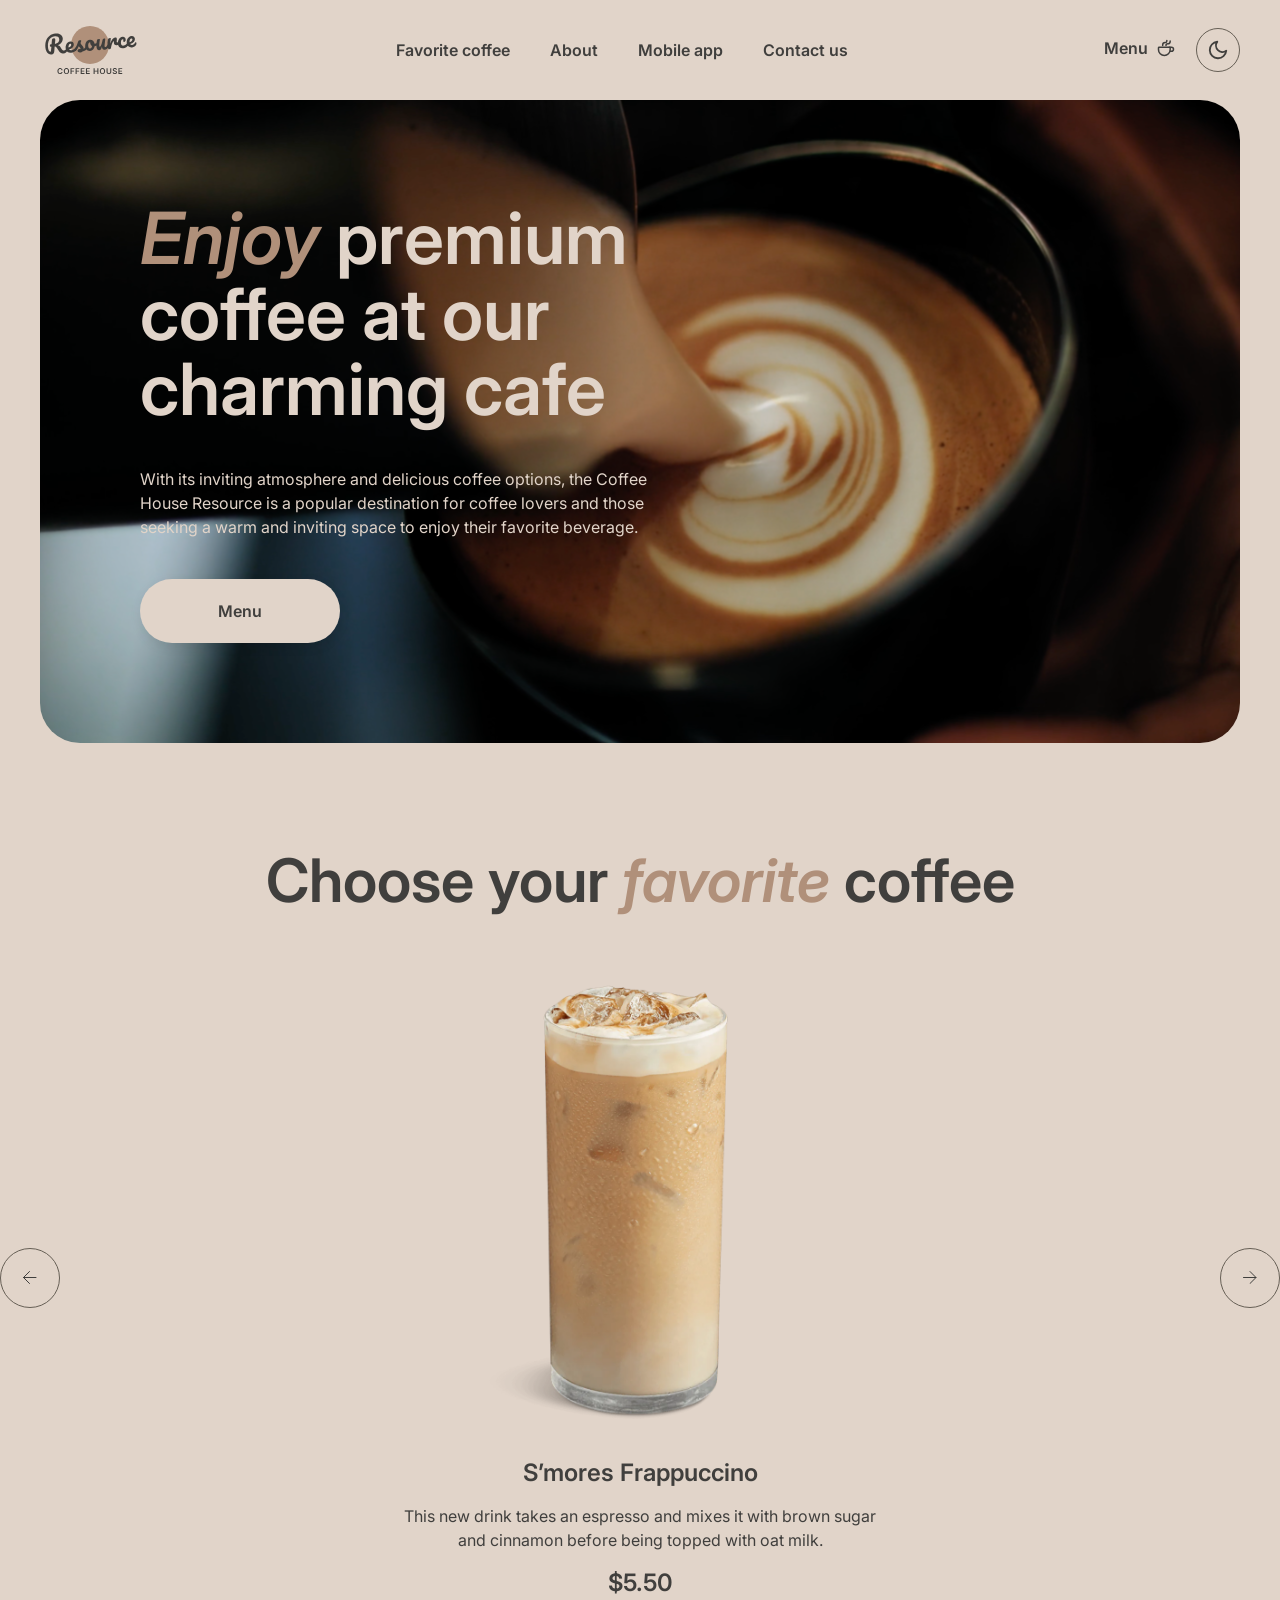
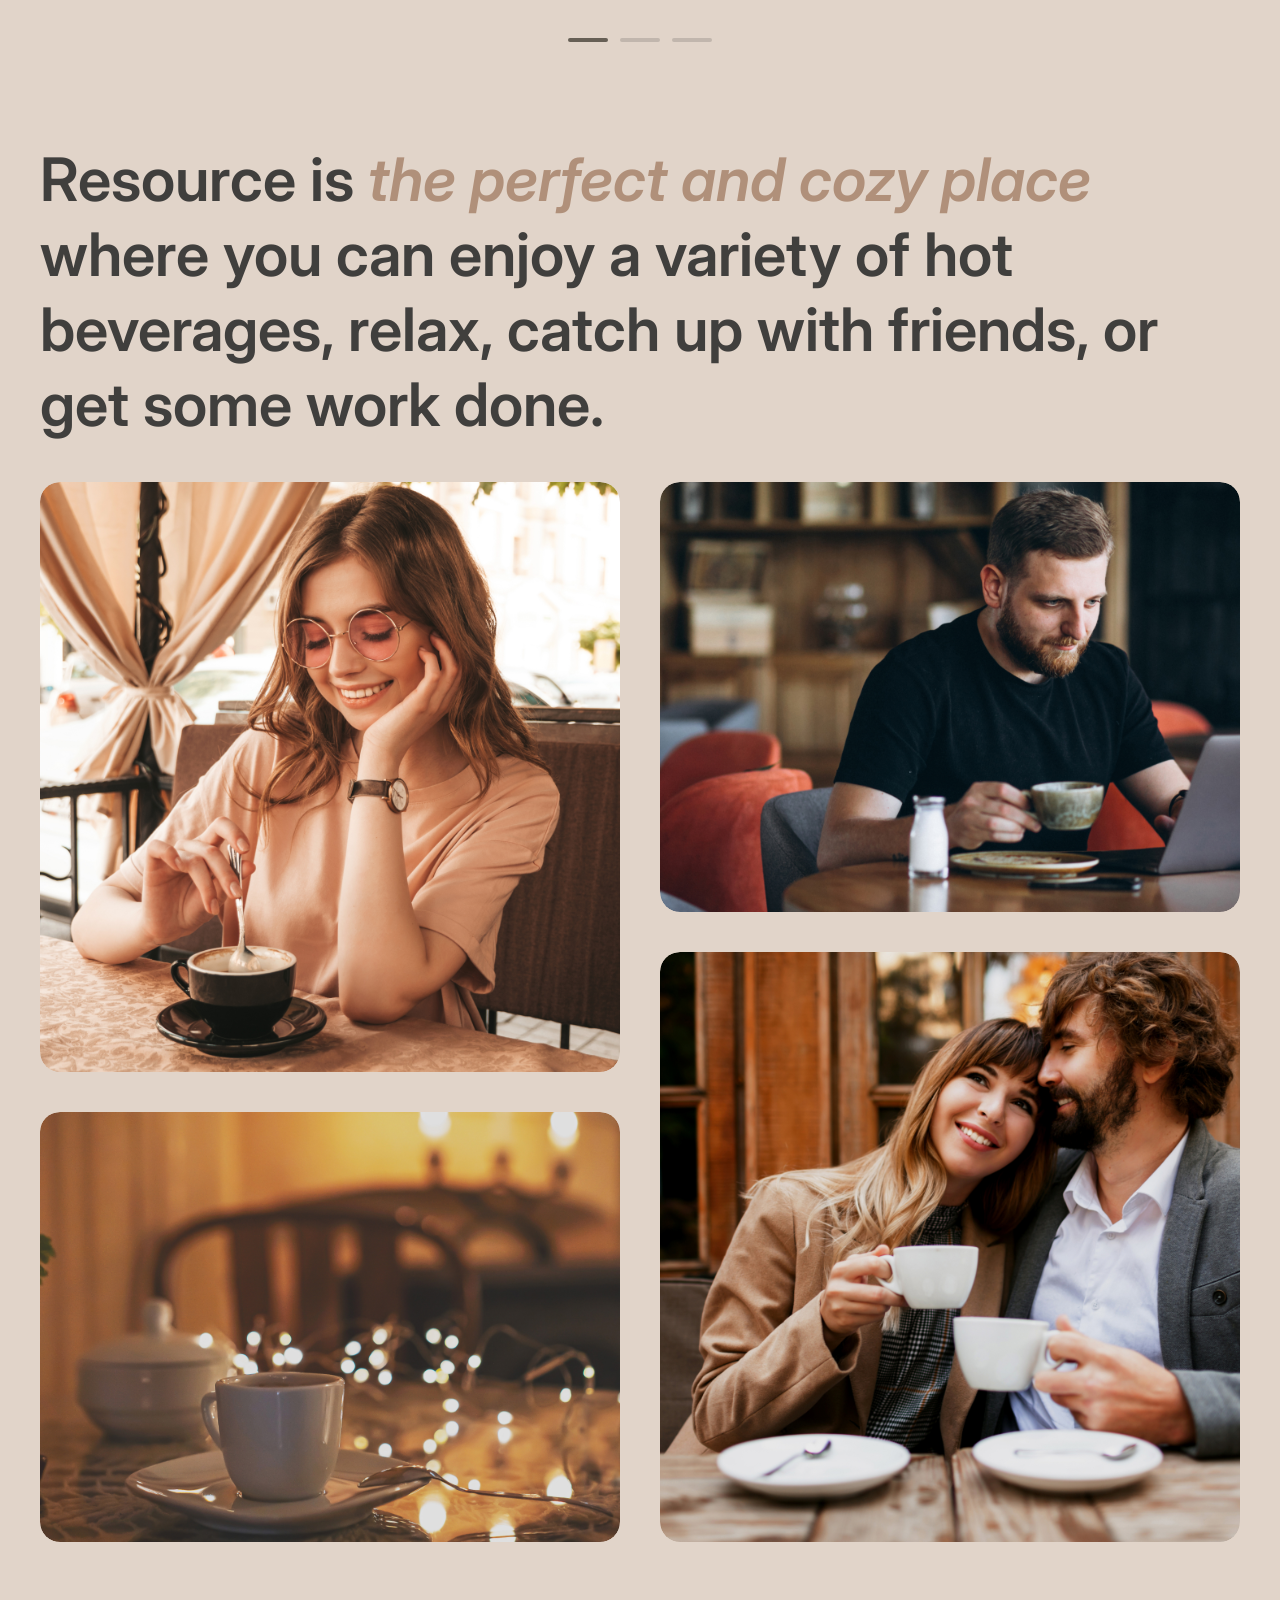
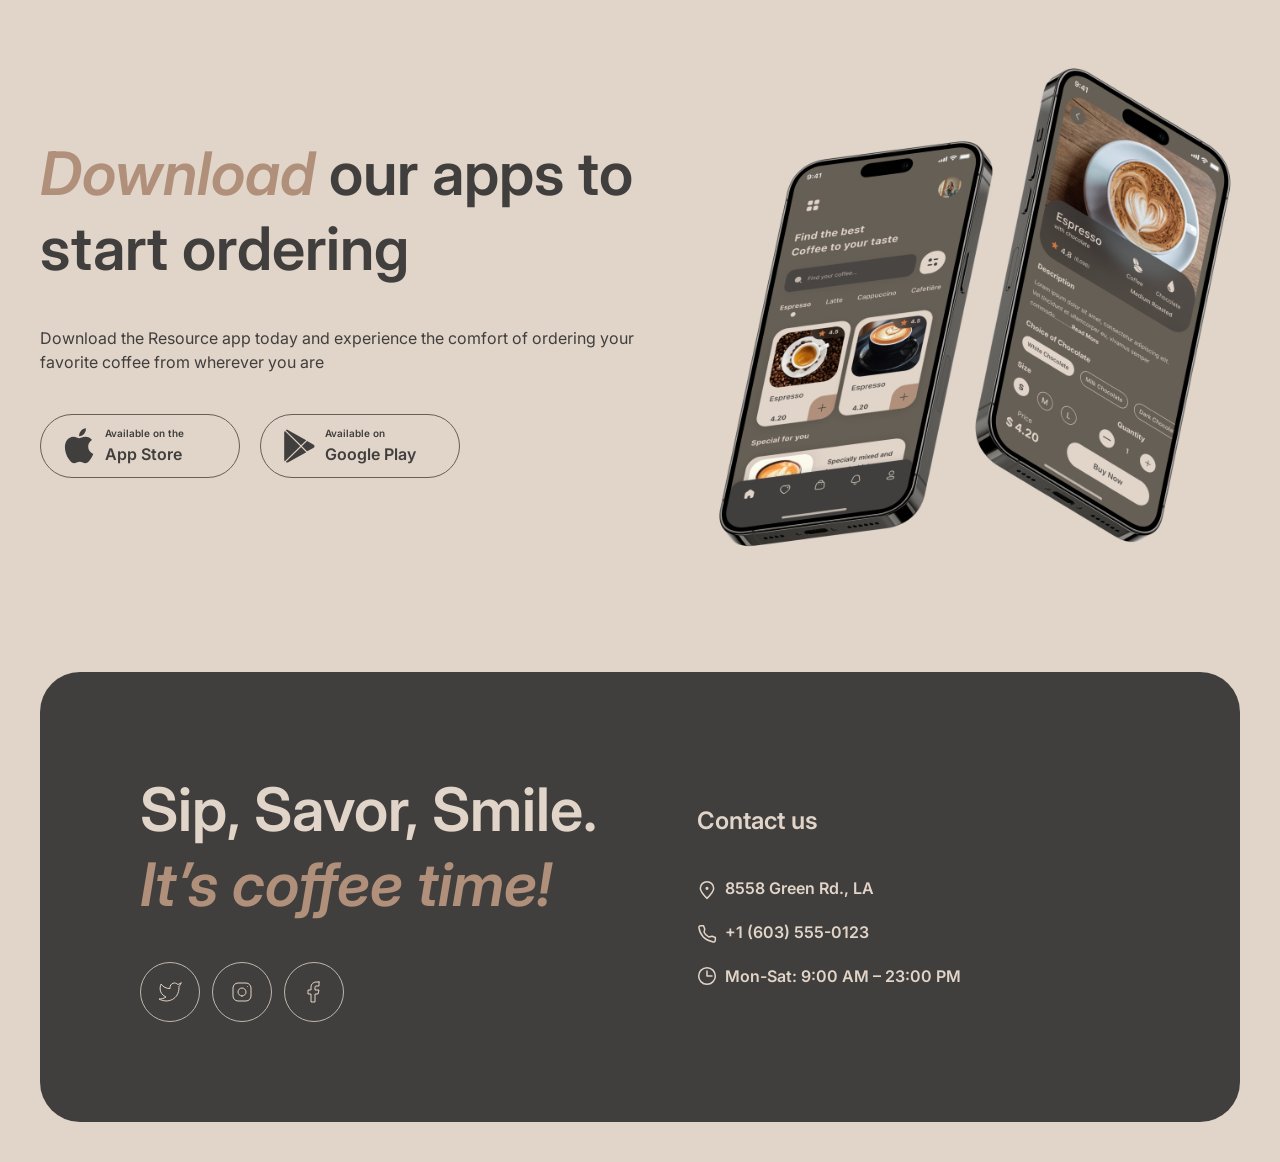
<file: index.html>
<!DOCTYPE html>
<html lang="en">

<head>
    <meta charset="UTF-8">
    <meta name="viewport" content="width=device-width, initial-scale=1.0">
    <meta name="description" content="Landing page for Coffee House">
    <link rel="icon" href="assets/favicon.svg" type="image/svg+xml">
    <link rel="preconnect" href="https://fonts.googleapis.com">
    <link rel="preconnect" href="https://fonts.gstatic.com" crossorigin>
    <link
        href="https://fonts.googleapis.com/css2?family=Inter:ital,opsz,wght@0,14..32,100..900;1,14..32,100..900&display=swap"
        rel="stylesheet">
    <title>Coffee House</title>
    <link rel="stylesheet" href="style.css">
    <script src="script.js" defer></script>
</head>

<body>
    <div class="wrapper">
        <header>
            <div class="header-container">
                <a href="index.html" class="header-icon">
                    <img class="logo-coffee logo-light" src="assets/main-logo.svg" alt="Coffee House logo" />
                    <img class="logo-coffee logo-dark" src="assets/main-logo-dark.svg" alt="Coffee House logo" />
                </a>

                <nav class="nav-menu" id="nav-menu">
                    <ul class="nav-list">
                        <li><a href="index.html#favorite-coffee" class="nav-link">Favorite coffee</a></li>
                        <li><a href="index.html#about" class="nav-link">About</a></li>
                        <li><a href="index.html#mobile-app" class="nav-link">Mobile app</a></li>
                        <li><a href="#contacts" class="nav-link">Contact us</a></li>
                    </ul>

                    <div class="coffee-menu">
                        <a href="menu.html" id="nav-menu-link">
                            <span>Menu</span>
                            <img class="coffee-cup" src="assets/coffee-cup.svg" alt="coffee-cup-icon" />
                        </a>
                    </div>
                </nav>

                <div class="header-actions">
                    <button id="theme-toggle" class="theme-toggle" aria-label="Toggle theme" title="Switch theme">
                        <svg class="theme-icon theme-icon-moon" width="22" height="22" viewBox="0 0 24 24" fill="none"
                            stroke="currentColor" stroke-width="2" stroke-linecap="round" stroke-linejoin="round">
                            <path d="M21 12.79A9 9 0 1 1 11.21 3 7 7 0 0 0 21 12.79Z"></path>
                        </svg>
                        <svg class="theme-icon theme-icon-sun" width="22" height="22" viewBox="0 0 24 24" fill="none"
                            stroke="currentColor" stroke-width="2" stroke-linecap="round" stroke-linejoin="round">
                            <circle cx="12" cy="12" r="5"></circle>
                            <line x1="12" y1="1" x2="12" y2="3"></line>
                            <line x1="12" y1="21" x2="12" y2="23"></line>
                            <line x1="4.22" y1="4.22" x2="5.64" y2="5.64"></line>
                            <line x1="18.36" y1="18.36" x2="19.78" y2="19.78"></line>
                            <line x1="1" y1="12" x2="3" y2="12"></line>
                            <line x1="21" y1="12" x2="23" y2="12"></line>
                            <line x1="4.22" y1="19.78" x2="5.64" y2="18.36"></line>
                            <line x1="18.36" y1="5.64" x2="19.78" y2="4.22"></line>
                        </svg>
                    </button>

                    <button class="burger" id="burger" aria-label="Open menu">
                        <span class="burger-line bar"></span>
                        <span class="burger-line bar"></span>
                    </button>
                </div>
            </div>
        </header>
        <main>
            <section class="header-hero">
                <div class="hero-container">
                    <div class="hero-offer">
                        <h1 class="heading-1"><span class="accent">Enjoy</span> premium coffee at our
                            charming cafe</h1>
                        <p class="medium">With its inviting atmosphere and delicious coffee options, the Coffee House
                            Resource is a popular destination for coffee lovers and those seeking a warm and inviting
                            space to enjoy their favorite beverage.</p>
                        <a href="menu.html" class="button-primary">Menu</a>
                    </div>
                </div>
            </section>
            <section class="favorite-coffee" id="favorite-coffee">
                <div class="favorite-coffee-container">
                    <h2 class="heading-2">Choose your <span class="accent">favorite</span> coffee</h2>
                    <div class="favorite-slider">
                        <div class="slider">
                            <button class="button-icon-dark left" aria-label="Previous slide">
                                <img src="assets/arrowleft.svg" alt="arrow left">
                            </button>
                            <div class="row-slider">
                                <div class="slider-content">
                                    <div class="slider-image-wrapper">
                                        <img src="assets/coffee-slider-1.png" alt="S’mores Frappuccino">
                                    </div>
                                    <div class="slider-description">
                                        <h3 class="heading-3">S’mores Frappuccino</h3>
                                        <p class="medium">This new drink takes an espresso and mixes it with brown sugar
                                            and cinnamon before being topped with oat milk.</p>
                                        <p class="heading-3 price">$5.50</p>
                                    </div>
                                </div>
                                <div class="slider-content">
                                    <div class="slider-image-wrapper">
                                        <img src="assets/coffee-slider-2.png" alt="Caramel Macchiato">
                                    </div>
                                    <div class="slider-description">
                                        <h3 class="heading-3">Caramel Macchiato</h3>
                                        <p class="medium">Fragrant and unique classic espresso with rich caramel-peanut
                                            syrup, with cream under whipped thick foam.</p>
                                        <p class="heading-3 price">$5.00</p>
                                    </div>
                                </div>
                                <div class="slider-content">
                                    <div class="slider-image-wrapper">
                                        <img src="assets/coffee-slider-3.png" alt="Ice coffee">
                                    </div>
                                    <div class="slider-description">
                                        <h3 class="heading-3">Ice coffee</h3>
                                        <p class="medium">A popular summer drink that tones and invigorates. Prepared
                                            from coffee, milk and ice.</p>
                                        <p class="heading-3 price">$4.50</p>
                                    </div>
                                </div>
                            </div>
                            <button class="button-icon-dark right" aria-label="Next slide">
                                <img src="assets/arrowright.svg" alt="arrow right">
                            </button>
                        </div>
                        <div class="controls">
                            <div class="control active"></div>
                            <div class="control"></div>
                            <div class="control"></div>
                        </div>
                    </div>
                </div>
            </section>
            <section class="about" id="about">
                <div class="about-container">
                    <h2 class="heading-2">Resource is <span class="accent">the perfect and cozy
                            place</span> where you can enjoy a variety of hot beverages, relax, catch up with friends,
                        or get some work done.</h2>
                    <div class="about-images">
                        <div class="column-1">
                            <div class="about-img-box">
                                <img src="assets/about-1.svg" alt="Barista preparing coffee">
                            </div>
                            <div class="about-img-box">
                                <img src="assets/about-2.svg" alt="Coffee House interior">
                            </div>
                        </div>
                        <div class="column-2">
                            <div class="about-img-box">
                                <img src="assets/about-3.svg" alt="Coffee drink with foam art">
                            </div>
                            <div class="about-img-box">
                                <img src="assets/about-4.svg" alt="Friends enjoying coffee">
                            </div>
                        </div>
                    </div>
                </div>
            </section>
            <section class="mobile-app" id="mobile-app">
                <div class="mobile-app-container">
                    <div class="mobile-app-offer">
                        <h2 class="heading-2"><span class="accent">Download</span> our apps to start
                            ordering</h2>
                        <p class="medium">Download the Resource app today and experience the comfort of ordering your
                            favorite coffee from wherever you are</p>
                        <div class="mobile-app-buttons">
                            <a href="https://www.apple.com/app-store/" target="_blank" rel="noopener noreferrer"
                                class="button-app-store">
                                <img src="assets/apple.svg" alt="Apple icon" class="app-icon">
                                <div class="app-btn-text">
                                    <span class="caption">Available on the</span>
                                    <span class="app-store-title">App Store</span>
                                </div>
                            </a>
                            <a href="https://play.google.com/store" target="_blank" rel="noopener noreferrer"
                                class="button-google-play">
                                <img src="assets/gogle-icon.svg" alt="Google Play icon" class="app-icon">
                                <div class="app-btn-text">
                                    <span class="caption">Available on</span>
                                    <span class="app-store-title">Google Play</span>
                                </div>
                            </a>
                        </div>
                    </div>
                    <div class="mobile-app-image-wrap">
                        <img src="assets/mobile-screens.png" alt="Resource Mobile App screenshots">
                    </div>
                </div>
            </section>
        </main>
        <footer>
            <div class="contacts" id="contacts">
                <div class="contacts-offer">
                    <h2 class="heading-2">
                        Sip, Savor, Smile. <br>
                        <span class="accent">It’s coffee time!</span>
                    </h2>
                    <div class="socials-footer">
                        <a href="https://twitter.com" target="_blank" rel="noopener noreferrer"
                            class="button-icon-light" aria-label="Twitter">
                            <img src="assets/twitter.svg" alt="twitter icon">
                        </a>
                        <a href="https://instagram.com" target="_blank" rel="noopener noreferrer"
                            class="button-icon-light" aria-label="Instagram">
                            <img src="assets/instagram.svg" alt="instagram icon">
                        </a>
                        <a href="https://facebook.com" target="_blank" rel="noopener noreferrer"
                            class="button-icon-light" aria-label="Facebook">
                            <img src="assets/facebook.svg" alt="facebook icon">
                        </a>
                    </div>
                </div>
                <div class="contacts-info">
                    <h3 class="heading-3">Contact us</h3>
                    <div class="contacts-info-container">
                        <a href="https://maps.google.com/?q=8558+Green+Rd+LA" target="_blank" rel="noopener noreferrer">
                            <img src="assets/pin-alt.svg" alt="pin-alt">
                            <p>8558 Green Rd., LA</p>
                        </a>
                        <a href="tel:+16035550123">
                            <img src="assets/phone.svg" alt="phone icon">
                            <p>+1 (603) 555-0123</p>
                        </a>
                        <div class="contact-item">
                            <img src="assets/clock.svg" alt="clock icon">
                            <p>Mon-Sat: 9:00 AM – 23:00 PM</p>
                        </div>
                    </div>
                </div>
            </div>
        </footer>
    </div>
</body>

</html>
</file>
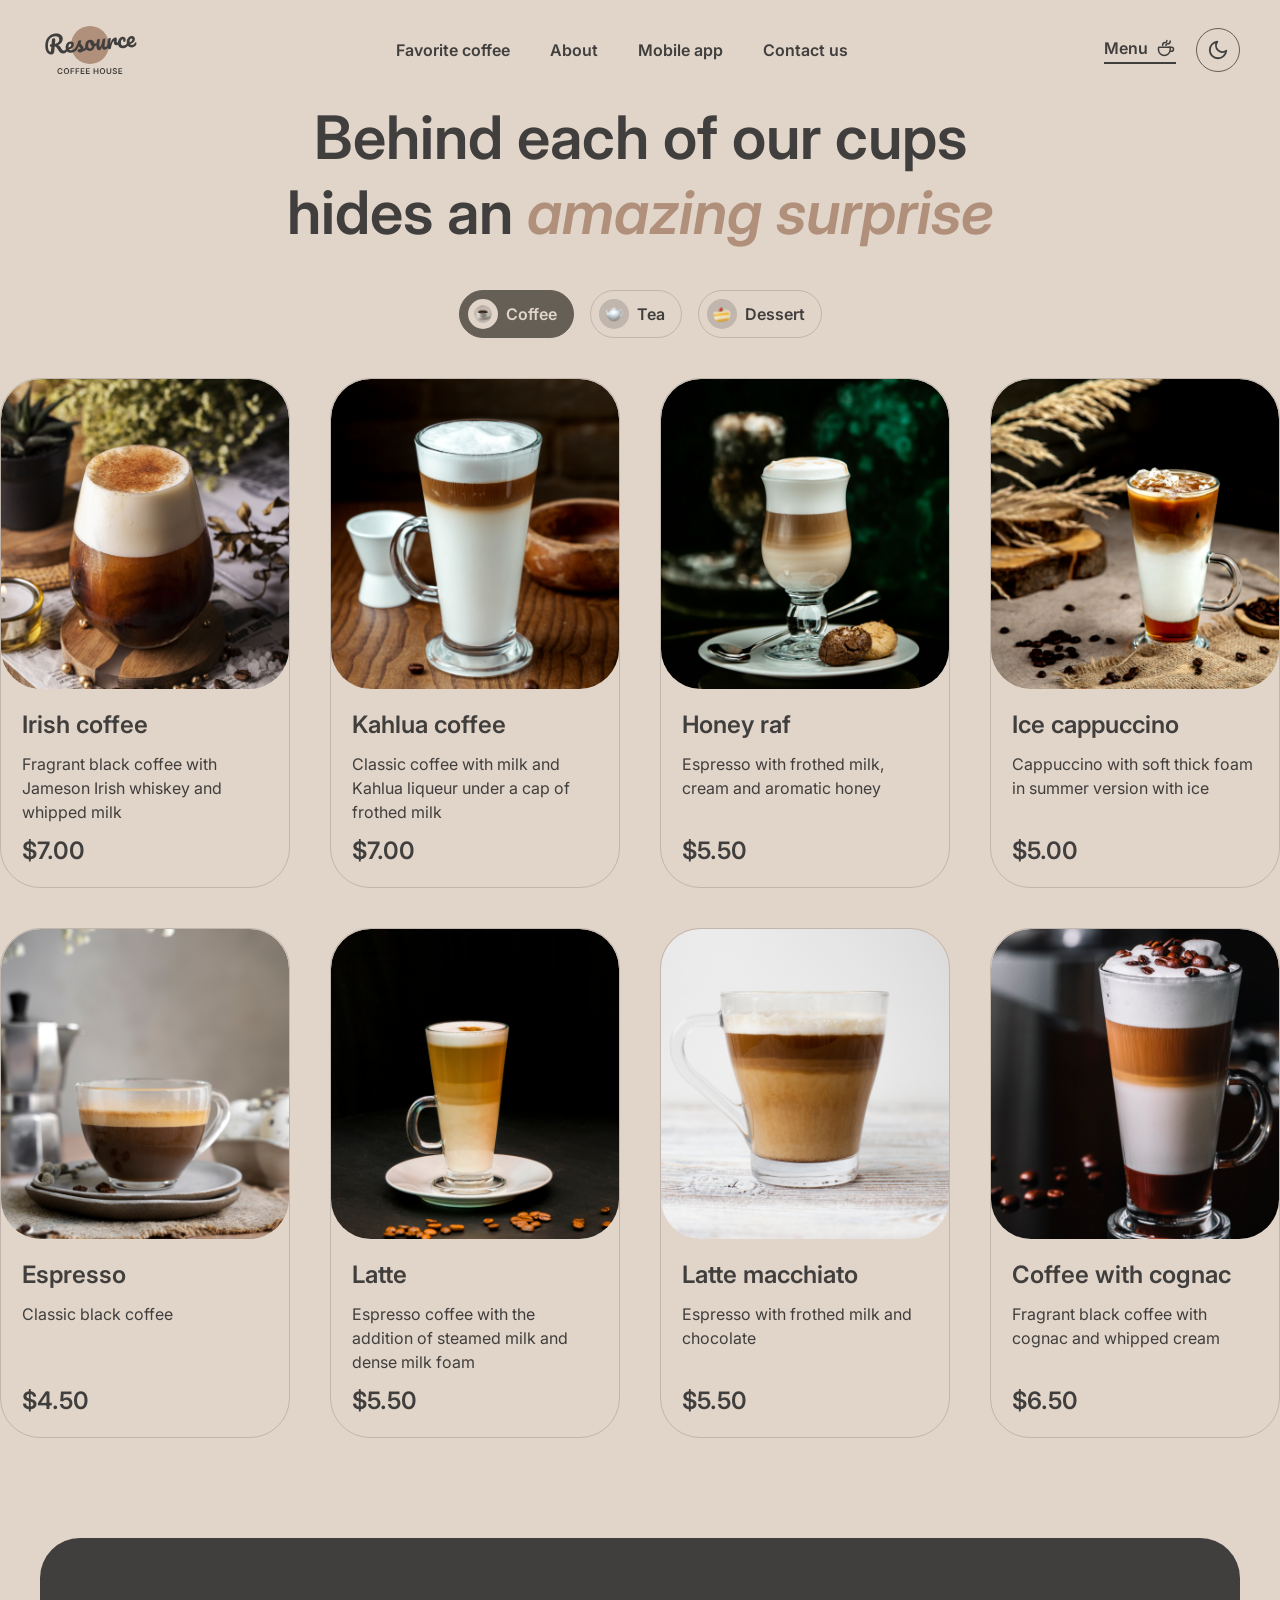
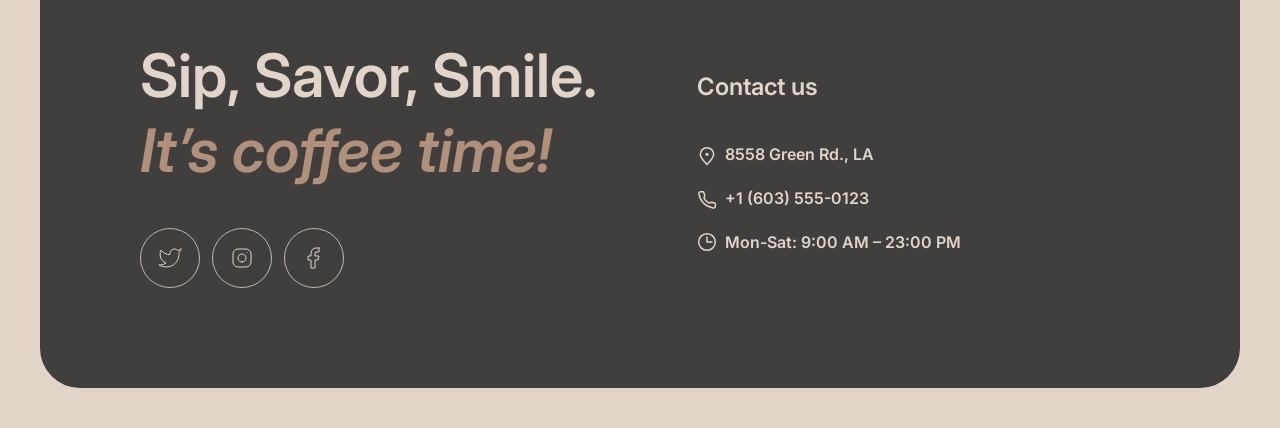
<file: menu.html>
<!DOCTYPE html>
<html lang="en">

<head>
    <meta charset="UTF-8">
    <meta name="viewport" content="width=device-width, initial-scale=1.0">
    <meta name="description" content="Landing page for Coffee House">
    <link rel="icon" href="assets/favicon.svg" type="image/svg+xml">
    <link rel="preconnect" href="https://fonts.googleapis.com">
    <link rel="preconnect" href="https://fonts.gstatic.com" crossorigin>
    <link
        href="https://fonts.googleapis.com/css2?family=Inter:ital,opsz,wght@0,14..32,100..900;1,14..32,100..900&display=swap"
        rel="stylesheet">
    <title>Coffee House</title>
    <link rel="stylesheet" href="style.css">
    <script src="script.js" defer></script>
    <script src="menu.js" defer></script>
</head>

<body>
    <div class="wrapper">
        <header>
            <div class="header-container">
                <a href="index.html" class="header-icon">
                    <img class="logo-coffee logo-light" src="assets/main-logo.svg" alt="Coffee House logo" />
                    <img class="logo-coffee logo-dark" src="assets/main-logo-dark.svg" alt="Coffee House logo" />
                </a>

                <nav class="nav-menu" id="nav-menu">
                    <ul class="nav-list">
                        <li><a href="index.html#favorite-coffee" class="nav-link">Favorite coffee</a></li>
                        <li><a href="index.html#about" class="nav-link">About</a></li>
                        <li><a href="index.html#mobile-app" class="nav-link">Mobile app</a></li>
                        <li><a href="#contacts" class="nav-link">Contact us</a></li>
                    </ul>

                    <div class="coffee-menu">
                        <a href="menu.html" id="nav-menu-link" class="active">
                            <span>Menu</span>
                            <img class="coffee-cup" src="assets/coffee-cup.svg" alt="coffee-cup-icon" />
                        </a>
                    </div>
                </nav>

                <div class="header-actions">
                    <button id="theme-toggle" class="theme-toggle" aria-label="Toggle theme" title="Switch theme">
                        <svg class="theme-icon theme-icon-moon" width="22" height="22" viewBox="0 0 24 24" fill="none"
                            stroke="currentColor" stroke-width="2" stroke-linecap="round" stroke-linejoin="round">
                            <path d="M21 12.79A9 9 0 1 1 11.21 3 7 7 0 0 0 21 12.79Z"></path>
                        </svg>
                        <svg class="theme-icon theme-icon-sun" width="22" height="22" viewBox="0 0 24 24" fill="none"
                            stroke="currentColor" stroke-width="2" stroke-linecap="round" stroke-linejoin="round">
                            <circle cx="12" cy="12" r="5"></circle>
                            <line x1="12" y1="1" x2="12" y2="3"></line>
                            <line x1="12" y1="21" x2="12" y2="23"></line>
                            <line x1="4.22" y1="4.22" x2="5.64" y2="5.64"></line>
                            <line x1="18.36" y1="18.36" x2="19.78" y2="19.78"></line>
                            <line x1="1" y1="12" x2="3" y2="12"></line>
                            <line x1="21" y1="12" x2="23" y2="12"></line>
                            <line x1="4.22" y1="19.78" x2="5.64" y2="18.36"></line>
                            <line x1="18.36" y1="5.64" x2="19.78" y2="4.22"></line>
                        </svg>
                    </button>

                    <button class="burger" id="burger" aria-label="Open menu">
                        <span class="burger-line bar"></span>
                        <span class="burger-line bar"></span>
                    </button>
                </div>
            </div>
        </header>

        <main>
            <section class="menu-container">
                <div class="menu-offer">
                    <h1 class="heading-2">Behind each of our cups hides an <span class="accent">amazing surprise</span>
                    </h1>
                    <div class="menu-tabs">
                        <div class="tab-item active" data-filter="coffee">
                            <img src="assets/coffe-icon.png" alt="coffee-icon">
                            <p>Coffee</p>
                        </div>
                        <div class="tab-item" data-filter="tea">
                            <img src="assets/tea-icon.png" alt="tea-cup-icon">
                            <p>Tea</p>
                        </div>
                        <div class="tab-item" data-filter="dessert">
                            <img src="assets/deset-icon.png" alt="dessert-icon">
                            <p>Dessert</p>
                        </div>
                    </div>
                </div>
                <div class="menu-grid"></div>
                <button class="button-refresh" id="load-more" aria-label="Load more cards">
                    <svg width="24" height="24" viewBox="0 0 24 24" fill="none" xmlns="http://www.w3.org/2000/svg">
                        <path
                            d="M21.5 2V6H17.5M2.5 22V18H6.5M21 11.5C20.5 7 16.5 3.5 12 3.5C7.5 3.5 3.7 6.6 3 11M21 13C20.3 17.4 16.5 20.5 12 20.5C7.5 20.5 3.5 17 3 12.5"
                            stroke="currentColor" stroke-width="2" stroke-linecap="round" stroke-linejoin="round" />
                    </svg>
                </button>
                <div id="myModal" class="modal">
                    <div class="modal-content"></div>
                </div>
            </section>
        </main>
        <footer>
            <div class="contacts" id="contacts">
                <div class="contacts-offer">
                    <h2 class="heading-2">
                        Sip, Savor, Smile. <br>
                        <span class="accent">It’s coffee time!</span>
                    </h2>
                    <div class="socials-footer">
                        <a href="https://twitter.com" target="_blank" rel="noopener noreferrer"
                            class="button-icon-light" aria-label="Twitter">
                            <img src="assets/twitter.svg" alt="twitter icon">
                        </a>
                        <a href="https://instagram.com" target="_blank" rel="noopener noreferrer"
                            class="button-icon-light" aria-label="Instagram">
                            <img src="assets/instagram.svg" alt="instagram icon">
                        </a>
                        <a href="https://facebook.com" target="_blank" rel="noopener noreferrer"
                            class="button-icon-light" aria-label="Facebook">
                            <img src="assets/facebook.svg" alt="facebook icon">
                        </a>
                    </div>
                </div>
                <div class="contacts-info">
                    <h3 class="heading-3">Contact us</h3>
                    <div class="contacts-info-container">
                        <a href="https://maps.google.com/?q=8558+Green+Rd+LA" target="_blank" rel="noopener noreferrer">
                            <img src="assets/pin-alt.svg" alt="pin-alt">
                            <p>8558 Green Rd., LA</p>
                        </a>
                        <a href="tel:+16035550123">
                            <img src="assets/phone.svg" alt="phone icon">
                            <p>+1 (603) 555-0123</p>
                        </a>
                        <div class="contact-item">
                            <img src="assets/clock.svg" alt="clock icon">
                            <p>Mon-Sat: 9:00 AM – 23:00 PM</p>
                        </div>
                    </div>
                </div>
            </div>
        </footer>
    </div>
</body>

</html>
</file>
<file: style.css>
/* Main styles */

*,
*::before,
*::after {
    box-sizing: border-box;
    margin: 0;
    padding: 0;
}

html {
    scroll-behavior: smooth;
    font-size: 16px;
    -webkit-font-smoothing: antialiased;
    -moz-osx-font-smoothing: grayscale;
}

:root {
    --main-font: 'Inter';
    --Dark: #403F3D;
    --Light: #E1D4C9;
    --Accent: #B0907A;
    --Body: #E1D4C9;
    --Container: #665F55;
    --Backdrop: #403F3DCC;
    --Border-Light: #C1B6AD;
    --Border-Dark: #665F55;
}

html.dark {
    --main-font: 'Inter';
    --Dark: #EDE5DD;
    --Light: #25201D;
    --Accent: #C99F84;
    --Body: #1C1816;
    --Container: #3A322C;
    --Backdrop: rgba(28, 24, 22, 0.85);
    --Border-Light: #4A4038;
    --Border-Dark: #78695C;
}

body {
    font-family: var(--main-font);
    background-color: var(--Body);
    color: var(--Dark);
    line-height: 1.5;
    overflow-x: hidden;
    transition: background-color 0.3s ease, color 0.3s ease;
}

html.lock,
body.lock {
    overflow: hidden;
}

.heading-1 {
    font-family: var(--main-font);
    font-weight: 600;
    font-style: Semi Bold;
    font-size: 72px;
    line-height: 105%;
    letter-spacing: normal;

}

.heading-2 {
    font-family: var(--main-font);
    font-weight: 600;
    font-style: Semi Bold;
    font-size: 60px;
    line-height: 1.25;
    letter-spacing: normal;

}

.heading-3 {
    font-family: var(--main-font);
    font-weight: 600;
    font-style: Semi Bold;
    font-size: 24px;
    line-height: 1.25;
    letter-spacing: normal;
    text-box-trim: none;

}

.medium {
    font-family: var(--main-font);
    font-weight: 400;
    font-style: Regular;
    font-size: 16px;
    line-height: 150%;
    letter-spacing: normal;

}

.caption {
    font-family: var(--main-font);
    font-weight: 600;
    font-style: Semi Bold;
    font-size: 10px;
    line-height: 140%;
    letter-spacing: normal;

}

.heading-1 .accent,
.heading-1\.accent,
.heading-2 .accent,
.heading-2\.accent,
.hero-offer h1.heading-1 span,
.hero-offer h1.heading-1 .accent,
.contacts-offer h2.heading-2 .accent,
.accent {
    font-style: italic;
    color: var(--Accent);
}

a,
button {
    font-family: var(--main-font);
    font-weight: 600;
    font-style: Semi Bold;
    font-size: 16px;
    line-height: 150%;
    letter-spacing: normal;

}

.burger-link {
    font-family: var(--main-font);
    font-weight: 600;
    font-style: Semi Bold;
    font-size: 32px;
    line-height: 1.25;
    letter-spacing: normal;

}

.wrapper {
    width: 100%;
    max-width: 1440px;
    margin: 0 auto;
    min-height: 100vh;
    display: flex;
    flex-direction: column;
    background-color: var(--Body);
}

header {
    width: 100%;
}

.header-container {
    display: flex;
    justify-content: space-between;
    align-items: center;
    padding: 20px 40px;
    max-width: 1440px;
    margin: 0 auto;
    height: 100px;
}

.header-icon {
    display: flex;
    align-items: center;
    text-decoration: none;
}

.logo-coffee {
    width: 100px;
    height: 60px;
    object-fit: contain;
    display: block;
    cursor: pointer;
}

.logo-coffee.logo-dark {
    display: none;
}

html.dark .logo-coffee.logo-light {
    display: none;
}

html.dark .logo-coffee.logo-dark {
    display: block;
}

.header-actions {
    display: flex;
    align-items: center;
    gap: 16px;
    margin-left: 20px;
}

.theme-toggle {
    width: 44px;
    height: 44px;
    border-radius: 50%;
    border: 1px solid var(--Border-Dark);
    background-color: transparent;
    color: var(--Dark);
    cursor: pointer;
    display: inline-flex;
    align-items: center;
    justify-content: center;
    transition: all 0.3s cubic-bezier(0.4, 0, 0.2, 1);
    position: relative;
    outline: none;
    flex-shrink: 0;
    padding: 0;
}

.theme-toggle:hover {
    background-color: var(--Border-Dark);
    color: var(--Light);
    transform: rotate(15deg) scale(1.05);
}

.theme-toggle .theme-icon {
    width: 22px;
    height: 22px;
    stroke: currentColor;
    transition: transform 0.4s cubic-bezier(0.4, 0, 0.2, 1), opacity 0.3s ease;
}

.theme-toggle .theme-icon-sun {
    display: none;
    opacity: 0;
    transform: rotate(90deg) scale(0.5);
}

.theme-toggle .theme-icon-moon {
    display: block;
    opacity: 1;
    transform: rotate(0deg) scale(1);
}

html.dark .theme-toggle {
    border-color: var(--Border-Dark);
    color: var(--Accent);
}

html.dark .theme-toggle:hover {
    background-color: rgba(201, 159, 132, 0.15);
    border-color: var(--Accent);
    color: #FFF;
    box-shadow: 0 0 16px rgba(201, 159, 132, 0.3);
}

html.dark .theme-toggle .theme-icon-moon {
    display: none;
    opacity: 0;
    transform: rotate(-90deg) scale(0.5);
}

html.dark .theme-toggle .theme-icon-sun {
    display: block;
    opacity: 1;
    transform: rotate(0deg) scale(1);
}

.nav-menu {
    display: flex;
    align-items: center;
    flex-grow: 1;
}

.nav-list {
    display: flex;
    list-style: none;
    gap: 40px;
    align-items: center;
    margin: 0 auto;
}

.nav-link {
    font-family: var(--main-font);
    font-size: 16px;
    font-weight: 600;
    line-height: 150%;
    color: var(--Dark);
    text-decoration: none;
    position: relative;
    padding-bottom: 4px;
    transition: color 0.3s ease;
}

.nav-link::after {
    content: '';
    position: absolute;
    bottom: 0;
    left: 50%;
    transform: translateX(-50%);
    width: 0;
    height: 2px;
    background-color: var(--Dark);
    transition: width 0.3s ease;
}

.nav-link:hover::after,
.nav-link.active::after {
    width: 100%;
}

.coffee-menu a {
    display: inline-flex;
    align-items: center;
    gap: 8px;
    text-decoration: none;
    color: var(--Dark);
    font-family: var(--main-font);
    font-size: 16px;
    font-weight: 600;
    line-height: 150%;
    position: relative;
    padding-bottom: 4px;
    cursor: pointer;
}

.coffee-menu a::after {
    content: '';
    position: absolute;
    bottom: 0;
    left: 50%;
    transform: translateX(-50%);
    width: 0;
    height: 2px;
    background-color: var(--Dark);
    transition: width 0.3s ease;
}

.coffee-menu a:hover::after,
.coffee-menu a.active::after {
    width: 100%;
}

.coffee-menu a.active {
    cursor: default;
    pointer-events: none;
}

.coffee-cup {
    width: 20px;
    height: 20px;
    object-fit: contain;
}


.header-hero {
    padding: 0 40px;
    margin-bottom: 100px;
}

.hero-container {
    max-width: 1360px;
    margin: 0 auto;
    padding: 100px;
    border-radius: 40px;
    background-image: url('assets/img-hero.svg');
    background-size: cover;
    background-position: center;
    background-repeat: no-repeat;
    background-color: var(--Dark);
    color: var(--Light);
    position: relative;
    overflow: hidden;
}

.hero-offer {
    max-width: 530px;
    display: flex;
    flex-direction: column;
    gap: 40px;
}

.hero-offer h1.heading-1 {
    color: var(--Light);
}

.hero-offer p.medium {
    color: var(--Light);
}

.button-primary {
    display: inline-flex;
    align-items: center;
    justify-content: center;
    width: 200px;
    height: 64px;
    border-radius: 100px;
    background-color: var(--Body);
    color: var(--Dark);
    font-family: var(--main-font);
    font-size: 16px;
    font-weight: 600;
    line-height: 150%;
    border: none;
    cursor: pointer;
    text-decoration: none;
    transition: all 0.3s ease;
    box-shadow: 0 4px 12px rgba(0, 0, 0, 0.08);
}

.button-primary::after {
    content: '';
    display: inline-block;
    width: 0;
    height: 20px;
    opacity: 0;
    margin-left: 0;
    background-image: url('assets/coffee-cup.svg');
    background-size: contain;
    background-repeat: no-repeat;
    background-position: center;
    transition: width 0.3s ease, margin-left 0.3s ease, opacity 0.3s ease;
}

.button-primary:hover {
    background-color: #f7f3ef;
    transform: translateY(-2px);
    box-shadow: 0 8px 20px rgba(0, 0, 0, 0.15);
}

.button-primary:hover::after {
    width: 20px;
    margin-left: 8px;
    opacity: 1;
}

.button-primary:active {
    transform: translateY(0);
}

.favorite-coffee {
    margin-bottom: 100px;
}

.favorite-coffee-container {
    max-width: 1360px;
    margin: 0 auto;
    text-align: center;
}

.favorite-coffee h2.heading-2 {
    color: var(--Dark);
    margin-bottom: 40px;
}

.favorite-slider {
    display: flex;
    flex-direction: column;
    align-items: center;
}

.slider {
    display: flex;
    align-items: center;
    justify-content: space-between;
    width: 100%;
    max-width: 1360px;
    gap: 20px;
}


.button-icon-dark {
    width: 60px;
    height: 60px;
    border-radius: 50%;
    border: 1px solid var(--Border-Dark);
    background-color: transparent;
    color: var(--Dark);
    display: inline-flex;
    align-items: center;
    justify-content: center;
    cursor: pointer;
    transition: all 0.3s ease;
    flex-shrink: 0;
    outline: none;
}

.button-icon-dark:hover {
    background-color: var(--Border-Dark);
    color: var(--Light);
}

.button-icon-dark:hover img {
    filter: invert(90%) sepia(10%) saturate(150%) hue-rotate(350deg);
}

.row-slider {
    display: flex;
    justify-content: flex-start;
    align-items: center;
    max-width: 480px;
    width: 100%;
    overflow: hidden;
}

.slider-content {
    display: flex;
    flex-direction: column;
    align-items: center;
    text-align: center;
    max-width: 480px;
    width: 100%;
    flex-shrink: 0;
    transition: transform 0.4s ease-in-out;
}

.slider-image-wrapper {
    width: 100%;
    display: flex;
    justify-content: center;
    align-items: center;
    margin-bottom: 20px;
}

.slider-content img {
    width: 480px;
    max-width: 100%;
    height: auto;
    object-fit: contain;
    user-select: none;
    transition: transform 0.3s ease;
}

.slider-description {
    display: flex;
    flex-direction: column;
    gap: 16px;
    align-items: center;
    width: 100%;
}

.slider-description h3.heading-3 {
    color: var(--Dark);
}

.slider-description p.medium {
    color: var(--Dark);
}

.slider-description p.price {
    color: var(--Dark);
}


.controls {
    display: flex;
    justify-content: center;
    gap: 12px;
    align-items: center;
    margin-top: 40px;
}

.control {
    width: 40px;
    height: 4px;
    background-color: var(--Border-Light);
    border-radius: 100px;
    cursor: pointer;
    transition: background-color 0.3s ease;
}

.control.active {
    background-color: var(--Border-Dark);
}

.about {
    margin: 0 40px 100px 40px;
}

.about-container {
    max-width: 1360px;
    margin: 0 auto;
}

.about h2.heading-2 {
    color: var(--Dark);
    margin-bottom: 40px;
}

.about-images {
    display: grid;
    grid-template-columns: 1fr 1fr;
    gap: 40px;
}

.column-1,
.column-2 {
    display: flex;
    flex-direction: column;
    gap: 40px;
}

.about-img-box {
    border-radius: 20px;
    overflow: hidden;
    width: 100%;
    position: relative;
}

.column-1 .about-img-box:first-child {
    height: 590px;
}

.column-1 .about-img-box:last-child {
    height: 430px;
}

.column-2 .about-img-box:first-child {
    height: 430px;
}

.column-2 .about-img-box:last-child {
    height: 590px;
}

.about-img-box img {
    width: 100%;
    height: 100%;
    object-fit: cover;
    display: block;
    border-radius: 20px;
    transition: transform 0.5s ease;
}

.about-img-box:hover img {
    transform: scale(1.05);
}

.mobile-app {
    margin: 0 40px 100px 40px;
}

.mobile-app-container {
    max-width: 1360px;
    margin: 0 auto;
    display: flex;
    align-items: center;
    justify-content: space-between;
    gap: 40px;
}

.mobile-app-offer {
    max-width: 630px;
    display: flex;
    flex-direction: column;
    gap: 40px;
}

.mobile-app-offer h2.heading-2 {
    color: var(--Dark);
}

.mobile-app-offer p.medium {
    color: var(--Dark);
}

.mobile-app-buttons {
    display: flex;
    gap: 20px;
    flex-wrap: wrap;
}

.button-app-store,
.button-google-play {
    display: inline-flex;
    align-items: center;
    gap: 8px;
    width: 200px;
    height: 64px;
    padding: 12px 20px;
    border-radius: 100px;
    border: 1px solid var(--Border-Dark);
    background-color: transparent;
    color: var(--Dark);
    text-decoration: none;
    cursor: pointer;
    transition: all 0.3s ease;
    box-sizing: border-box;
}

.button-app-store:hover,
.button-google-play:hover {
    background-color: var(--Border-Dark);
    color: var(--Light);
    border-color: var(--Border-Dark);
}

.button-app-store:hover .app-icon,
.button-google-play:hover .app-icon {
    filter: invert(90%) sepia(10%) saturate(150%) hue-rotate(350deg);
}

.app-icon {
    width: 36px;
    height: 36px;
    object-fit: contain;
    flex-shrink: 0;
    transition: filter 0.3s ease;
}

.app-btn-text {
    display: flex;
    flex-direction: column;
    align-items: flex-start;
    line-height: 1;
    gap: 2px;
}

.app-btn-text .caption {
    font-size: 10px;
    font-weight: 600;
    line-height: 140%;
}

.app-btn-text .app-store-title {
    font-size: 16px;
    font-weight: 600;
    line-height: 150%;
}

.mobile-app-image-wrap {
    width: 630px;
    max-width: 50%;
    display: flex;
    justify-content: flex-end;
}

.mobile-app-image-wrap img {
    width: 100%;
    height: auto;
    object-fit: contain;
    display: block;
}


footer {
    width: 100%;
    padding: 0 40px 40px;
    max-width: 1440px;
    margin: 0 auto;
}

.contacts {
    max-width: 1360px;
    margin: 0 auto;
    padding: 100px;
    background-color: var(--Dark);
    border-radius: 40px;
    color: var(--Light);
    display: flex;
    align-items: center;
    gap: 100px;
}

.contacts-offer {
    max-width: 530px;
    display: flex;
    flex-direction: column;
    gap: 40px;
}

.contacts-offer h2.heading-2 {
    color: var(--Light);
}

.socials-footer {
    display: flex;
    gap: 12px;
}

.button-icon-light {
    width: 60px;
    height: 60px;
    border-radius: 50%;
    border: 1px solid var(--Border-Light);
    background-color: transparent;
    display: inline-flex;
    align-items: center;
    justify-content: center;
    cursor: pointer;
    text-decoration: none;
    transition: all 0.3s ease;
    flex-shrink: 0;
}

.button-icon-light:hover {
    background-color: var(--Body);
    border-color: var(--Body);
}

.button-icon-light:hover img {
    filter: brightness(0.2);
}

.button-icon-light img {
    transition: filter 0.3s ease;
}

.contacts-info {
    max-width: 530px;
    display: flex;
    flex-direction: column;
    gap: 40px;
}

.contacts-info h3.heading-3 {
    color: var(--Light);
}

.contacts-info-container {
    display: flex;
    flex-direction: column;
    gap: 16px;
}

.contacts-info-container a,
.contacts-info-container .contact-item {
    display: inline-flex;
    align-items: center;
    gap: 8px;
    color: var(--Light);
    text-decoration: none;
    font-family: var(--main-font);
    font-size: 16px;
    font-weight: 600;
    line-height: 150%;
    position: relative;
    cursor: pointer;
}

.contacts-info-container a p {
    position: relative;
    padding-bottom: 4px;
}

.contacts-info-container a p::after {
    content: '';
    position: absolute;
    bottom: 0;
    left: 0;
    width: 0;
    height: 2px;
    background-color: var(--Light);
    transition: width 0.3s ease;
}

.contacts-info-container a:hover p::after {
    width: 100%;
}

.contacts-info-container img {
    width: 20px;
    height: 20px;
    object-fit: contain;
    flex-shrink: 0;
}


.menu-container {
    max-width: 1360px;
    margin: 0 auto 100px;
    display: flex;
    flex-direction: column;
    align-items: center;
}

.menu-offer {
    display: flex;
    flex-direction: column;
    align-items: center;
    text-align: center;
    margin-bottom: 40px;
    gap: 40px;
}

.menu-offer p:first-child,
.menu-offer .heading-2,
p[class*="heading-2"] {
    font-family: var(--main-font);
    font-weight: 600;
    font-size: 60px;
    line-height: 125%;
    max-width: 800px;
}

.menu-tabs {
    display: flex;
    gap: 16px;
    justify-content: center;
    flex-wrap: wrap;
}

.tab-item {
    display: flex;
    align-items: center;
    gap: 8px;
    padding: 8px 16px 8px 8px;
    border-radius: 100px;
    border: 1px solid var(--Border-Light);
    background-color: transparent;
    cursor: pointer;
    transition: all 0.3s ease;
    font-weight: 600;
    font-size: 16px;
    color: var(--Dark);
}

.tab-item:hover,
.tab-item.active {
    background-color: var(--Container);
    color: var(--Light);
    border-color: var(--Container);
}

.tab-item:hover img,
.tab-item.active img {
    background-color: var(--Body);
}

.tab-item img {
    width: 30px;
    height: 30px;
    border-radius: 50%;
    background-color: var(--Border-Light);
    padding: 6px;
    object-fit: contain;
    transition: background-color 0.3s ease;
}

.button-secondary {
    display: inline-flex;
    align-items: center;
    justify-content: center;
    width: 100%;
    height: 44px;
    border-radius: 100px;
    border: 1px solid var(--Border-Dark);
    background-color: transparent;
    color: var(--Dark);
    font-family: var(--main-font);
    font-size: 16px;
    font-weight: 600;
    cursor: pointer;
    transition: all 0.3s ease;
}

.button-secondary:hover {
    background-color: var(--Container);
    border-color: var(--Container);
    color: var(--Light);
}

.menu-grid {
    display: grid;
    grid-template-columns: repeat(4, 1fr);
    gap: 40px;
    width: 100%;
}

.preview {
    border: 1px solid var(--Border-Light);
    border-radius: 40px;
    overflow: hidden;
    display: flex;
    flex-direction: column;
    transition: all 0.3s ease;
    cursor: pointer;
    background-color: transparent;
}

.preview:hover {
    transform: translateY(-4px);
    box-shadow: 0 10px 24px rgba(0, 0, 0, 0.08);
}

.preview img {
    width: 100%;
    height: 310px;
    object-fit: cover;
    border-radius: 40px;
    transition: transform 0.4s ease;
}

.preview:hover img {
    transform: scale(1.05);
}

.preview-description {
    padding: 21px;
    display: flex;
    flex-direction: column;
    gap: 12px;
    flex-grow: 1;
    justify-content: space-between;
}

.preview-description .heading-3 {
    color: var(--Dark);
}

.preview-description .medium {
    color: var(--Dark);
    flex-grow: 1;
}

.button-refresh {
    display: none;
    align-items: center;
    justify-content: center;
    width: 60px;
    height: 60px;
    border-radius: 50%;
    border: 1px solid var(--Border-Dark);
    background-color: transparent;
    color: var(--Dark);
    cursor: pointer;
    margin-top: 40px;
    transition: all 0.3s ease;
}

.button-refresh:hover {
    background-color: var(--Container);
    border-color: var(--Container);
    color: var(--Light);
}

.button-refresh svg {
    stroke: currentColor;
}

.desktop-only {
    display: none;
}

.burger {
    width: 40px;
    height: 40px;
    display: none;
    flex-direction: column;
    gap: 8px;
    justify-content: center;
    align-items: center;
    cursor: pointer;
    border: none;
    background-color: inherit;
    border: 1px solid #665F55;
    border-radius: 100px;
}

.burger.active .burger-line:nth-child(1) {
    transform: translateY(4px) rotate(45deg);
}

.burger.active .burger-line:nth-child(2) {
    transform: translateY(-7px) rotate(-45deg);
}

.bar {
    height: 2px;
    width: 16px;
    border: 1.5px solid #403F3D;
    transition: all 0.3s ease-in-out;
}

@media (max-width: 900px) {
    .mobile-app-container {
        display: flex;
        flex-direction: column;
        gap: 100px;
    }

    .contacts {
        padding: 100px 60px;
        flex-direction: column;
        align-items: flex-start;
    }
}

@media (max-width: 768px) {
    .burger {
        display: flex;
        width: 44px;
        height: 44px;
    }

    .nav-menu {
        position: fixed;
        top: 100px;
        right: -100%;
        width: 100%;
        height: calc(100vh - 100px);
        background-color: var(--Body);
        flex-direction: column;
        justify-content: flex-start;
        padding: 60px 40px;
        gap: 90px;
        transition: right 0.3s ease-in-out;
        z-index: 50;
    }

    .nav-menu.open {
        right: 0;
        z-index: 100;
    }

    .nav-list {
        flex-direction: column;
        gap: 50px;
        align-items: center;
        margin: 0;
    }

    .nav-link {
        font-size: 32px;
    }

    .coffee-menu a {
        font-size: 32px;
        gap: 16px;
    }

    .coffee-cup {
        width: 40px;
        height: 40px;
    }

    .hero-container {
        padding: 100px 60px;
    }

    .favorite-coffee {
        padding: 0 40px;
    }

    .about-images {
        display: flex;
        flex-direction: column;
        gap: 40px;
    }

    .column-1 .about-img-box:last-child {
        display: none;
    }

    .column-2 .about-img-box:first-child {
        display: none;
    }

    .mobile-app-offer {
        max-width: 690px;
    }

    .mobile-app-image-wrap {
        max-width: 100%;
    }

    .contacts-offer,
    .contacts-info {
        max-width: 590px;
    }

    .menu-container {
        padding: 0 40px;
    }

    .menu-grid {
        grid-template-columns: repeat(2, 1fr);
        gap: 40px;
        max-width: 688px;
        margin: 0 auto;
    }

    .menu-grid .preview:nth-child(n+5) {
        display: none;
    }

    .button-refresh {
        display: inline-flex;
    }
}

@media (max-width: 600px) {
    .hero-offer h1.heading-1 {
        font-size: 42px;
    }
}


@media (max-width: 450px) {
    .header-container {
        padding: 16px 16px;
    }

    .nav-menu {
        padding: 60px 16px;
    }

    .header-hero {
        padding: 16px 16px;
    }

    .hero-container {
        padding: 60px 16px;
    }

    .hero-offer h1.heading-1 {
        font-size: 42px;
    }

    .favorite-coffee {
        padding: 0 16px;
    }

    .favorite-coffee h2.heading-2 {
        font-size: 32px;
    }

    .slider {
        gap: 40px
    }

    .button-icon-dark {
        display: none;
    }

    .about,
    .mobile-app {
        padding: 0 16px;
    }

    .about h2.heading-2,
    .mobile-app-offer h2.heading-2 {
        font-size: 32px;
    }

    .menu-container {
        padding: 0 16px;
    }

    .menu-offer h1.heading-2 {
        font-size: 32px;
    }

    .menu-grid {
        grid-template-columns: 1fr;
        max-width: 310px;
        margin: 0 auto;
    }

    .button-refresh {
        display: inline-flex;
    }

    .contacts {
        padding: 60px 16px;
        gap: 40px;
    }

    .contacts-offer {
        h2 {
            font-size: 32px;
        }
    }
}

/* ==========================================
   Dark Theme Refinements & Enhancements
   ========================================== */

body,
.wrapper,
.header-container,
.hero-container,
.contacts,
.preview,
.button-primary,
.button-icon-dark,
.button-icon-light,
.button-app-store,
.button-google-play,
.tab-item,
.nav-link,
.coffee-menu a {
    transition: background-color 0.3s ease, color 0.3s ease, border-color 0.3s ease, box-shadow 0.3s ease;
}

html.dark .hero-container {
    background-color: #25201D;
    border: 1px solid rgba(225, 212, 201, 0.12);
    box-shadow: 0 16px 40px rgba(0, 0, 0, 0.45);
}

html.dark .hero-offer h1.heading-1,
html.dark .hero-offer p.medium {
    color: #EDE5DD;
}

html.dark .button-primary {
    background-color: #EDE5DD;
    color: #1C1816;
}

html.dark .button-primary:hover {
    background-color: #FFFFFF;
    box-shadow: 0 8px 24px rgba(201, 159, 132, 0.3);
}

html.dark .coffee-cup {
    filter: invert(90%) sepia(10%) saturate(150%) hue-rotate(350deg);
}

html.dark .favorite-coffee h2.heading-2,
html.dark .slider-description h3.heading-3,
html.dark .slider-description p.medium,
html.dark .slider-description p.price {
    color: #EDE5DD;
}

html.dark .button-icon-dark {
    border-color: rgba(225, 212, 201, 0.25);
    color: #EDE5DD;
}

html.dark .button-icon-dark img {
    filter: brightness(0) invert(0.92);
}

html.dark .button-icon-dark:hover {
    background-color: var(--Container);
    border-color: var(--Accent);
}

html.dark .control {
    background-color: var(--Border-Light);
}

html.dark .control.active {
    background-color: var(--Accent);
}

html.dark .about h2.heading-2 {
    color: #EDE5DD;
}

html.dark .about-img-box {
    box-shadow: 0 8px 24px rgba(0, 0, 0, 0.35);
}


html.dark .mobile-app-offer h2.heading-2,
html.dark .mobile-app-offer p.medium {
    color: #EDE5DD;
}

html.dark .button-app-store,
html.dark .button-google-play {
    border-color: var(--Border-Dark);
    color: #EDE5DD;
}

html.dark .button-app-store .app-icon,
html.dark .button-google-play .app-icon {
    filter: invert(90%) sepia(10%) saturate(150%) hue-rotate(350deg);
}

html.dark .button-app-store:hover,
html.dark .button-google-play:hover {
    background-color: var(--Border-Dark);
    border-color: var(--Border-Dark);
    color: #EDE5DD;
}


html.dark .contacts {
    background-color: #25201D;
    border: 1px solid rgba(225, 212, 201, 0.12);
    box-shadow: 0 16px 40px rgba(0, 0, 0, 0.45);
}

html.dark .contacts-offer h2.heading-2,
html.dark .contacts-info h3.heading-3,
html.dark .contacts-info-container a,
html.dark .contacts-info-container .contact-item {
    color: #EDE5DD;
}

html.dark .contacts-info-container a::after {
    background-color: #EDE5DD;
}

html.dark .button-icon-light {
    border-color: var(--Border-Dark);
}

html.dark .button-icon-light:hover {
    background-color: var(--Container);
    border-color: var(--Accent);
}

html.dark .button-icon-light:hover img {
    filter: brightness(1.2);
}

html.dark .menu-offer p:first-child,
html.dark .menu-offer .heading-2,
html.dark p[class*="heading-2"] {
    color: #EDE5DD;
}

html.dark .tab-item {
    border-color: var(--Border-Light);
    color: #EDE5DD;
}

html.dark .tab-item:hover,
html.dark .tab-item.active {
    background-color: var(--Container);
    border-color: var(--Accent);
    color: #EDE5DD;
}

html.dark .tab-item img {
    background-color: #2E2723;
}

html.dark .tab-item:hover img,
html.dark .tab-item.active img {
    background-color: #1C1816;
}

html.dark .button-secondary {
    border-color: var(--Border-Light);
    color: #EDE5DD;
}

html.dark .button-secondary:hover {
    background-color: var(--Container);
    border-color: var(--Accent);
    color: #EDE5DD;
}

html.dark .button-refresh {
    border-color: var(--Border-Light);
    color: #EDE5DD;
}

html.dark .button-refresh:hover {
    background-color: var(--Container);
    border-color: var(--Accent);
    color: #EDE5DD;
}

html.dark .preview {
    border-color: var(--Border-Light);
    background-color: #231E1B;
}

html.dark .preview:hover {
    border-color: var(--Border-Dark);
    box-shadow: 0 12px 30px rgba(0, 0, 0, 0.5);
}

html.dark .preview-description .heading-3 {
    color: #EDE5DD;
}

html.dark .preview-description .medium {
    color: #C7BDB4;
}

/* Burger & Mobile Drawer */
html.dark .burger {
    border-color: var(--Border-Dark);
}

html.dark .bar {
    border-color: var(--Dark);
}

@media (max-width: 768px) {
    html.dark .nav-menu {
        background-color: #1C1816;
        border-bottom: 1px solid var(--Border-Light);
    }
}



.modal {
    position: fixed;
    z-index: 1000;
    left: 0;
    top: 0;
    width: 100%;
    height: 100%;
    background: var(--Backdrop);
    display: none;
    justify-content: center;
    align-items: center;
    padding: 16px;
}

.modal-content {
    background-color: var(--Body);
    color: var(--Dark);
    border-radius: 40px;
    max-width: 800px;
    width: 100%;
    padding: 16px;
    display: flex;
    gap: 30px;
    position: relative;
    box-sizing: border-box;
}

.modal-content .image-card {
    width: 310px;
    height: 310px;
    border-radius: 40px;
    overflow: hidden;
    flex-shrink: 0;
    display: flex;
    align-items: center;
    justify-content: center;
}

.modal-content .image-card img {
    width: 100%;
    height: 100%;
    object-fit: cover;
    border-radius: 40px;
}

.modal-content .menu-description {
    display: flex;
    flex-direction: column;
    gap: 20px;
    flex-grow: 1;
    padding: 0;
}

.modal-content .menu-title {
    display: flex;
    flex-direction: column;
    gap: 12px;
}

.modal-content .menu-title .heading-3 {
    color: var(--Dark);
}

.modal-content .menu-title .medium {
    color: var(--Dark);
}

.modal-content .menu-size,
.modal-content .menu-additives {
    display: flex;
    flex-direction: column;
    gap: 8px;
}

.modal-content .menu-size p.medium,
.modal-content .menu-additives p.medium {
    color: var(--Dark);
}

.modal-tabs-size,
.modal-tabs-additives {
    display: flex;
    gap: 8px;
    flex-wrap: wrap;
}

.tab-item-modal {
    display: inline-flex;
    align-items: center;
    gap: 8px;
    padding: 8px 16px 8px 8px;
    border-radius: 100px;
    border: 1px solid var(--Border-Light);
    background-color: transparent;
    cursor: pointer;
    font-size: 16px;
    font-weight: 600;
    color: var(--Dark);
    user-select: none;
    transition: all 0.3s ease;

    span {
        font-family: var(--main-font);
        font-weight: 600;
        font-style: Semi Bold;
        font-size: 16px;
        line-height: 150%;
        letter-spacing: 0%;
        text-align: center;
        vertical-align: middle;
    }
}

.tab-item-modal span:first-child {
    width: 30px;
    height: 30px;
    border-radius: 50%;
    background-color: var(--Border-Light);
    display: flex;
    align-items: center;
    justify-content: center;
    font-size: 16px;
    font-weight: 600;
    color: var(--Dark);
    transition: background-color 0.3s ease, color 0.3s ease;
}

.tab-item-modal:hover,
.tab-item-modal.active {
    background-color: var(--Container);
    border-color: var(--Container);
    color: var(--Light);
}

.tab-item-modal:hover span:first-child,
.tab-item-modal.active span:first-child {
    background-color: var(--Body);
    color: var(--Dark);
}

.modal-total {
    display: flex;
    justify-content: space-between;
    align-items: center;
    padding-top: 4px;
}

.modal-total .heading-3 {
    color: var(--Dark);
}

.modal-alert {
    display: flex;
    align-items: center;
    gap: 8px;
    padding: 12px 0;
    border-top: 1px solid var(--Border-Light);
}

.modal-alert img {
    width: 16px;
    height: 16px;
    flex-shrink: 0;
}

.modal-alert .caption {
    font-size: 10px;
    line-height: 140%;
    color: var(--Dark);
}

.modal-close-btn {
    margin-top: 4px;
}

@media (max-width: 768px) {
    .modal-content {
        max-width: 688px;
        padding: 16px;
        gap: 20px;
    }

}

@media (max-width: 450px) {
    .modal-content {
        max-width: 342px;
    }

    .modal-content .image-card {
        display: none;
    }
}

html.dark .modal-content {
    background-color: var(--Body);
    color: var(--Dark);
}

html.dark .modal-content .menu-title .heading-3,
html.dark .modal-content .menu-title .medium,
html.dark .modal-content .menu-size p.medium,
html.dark .modal-content .menu-additives p.medium,
html.dark .modal-total .heading-3,
html.dark .modal-alert .caption {
    color: #EDE5DD;
}

html.dark .tab-item-modal {
    border-color: var(--Border-Light);
    color: #EDE5DD;
}

html.dark .tab-item-modal span:first-child {
    background-color: #2E2723;
    color: #EDE5DD;
}

html.dark .tab-item-modal:hover,
html.dark .tab-item-modal.active {
    background-color: var(--Container);
    border-color: var(--Accent);
    color: #EDE5DD;
}

html.dark .tab-item-modal:hover span:first-child,
html.dark .tab-item-modal.active span:first-child {
    background-color: #1C1816;
    color: #EDE5DD;
}

html.dark .modal-alert {
    border-top-color: var(--Border-Light);
}

html.dark .modal-alert img {
    filter: invert(90%) sepia(10%) saturate(150%) hue-rotate(350deg);
}

.menu-grid.show-all .preview:nth-child(n+5) {
    display: flex;
}
</file>
